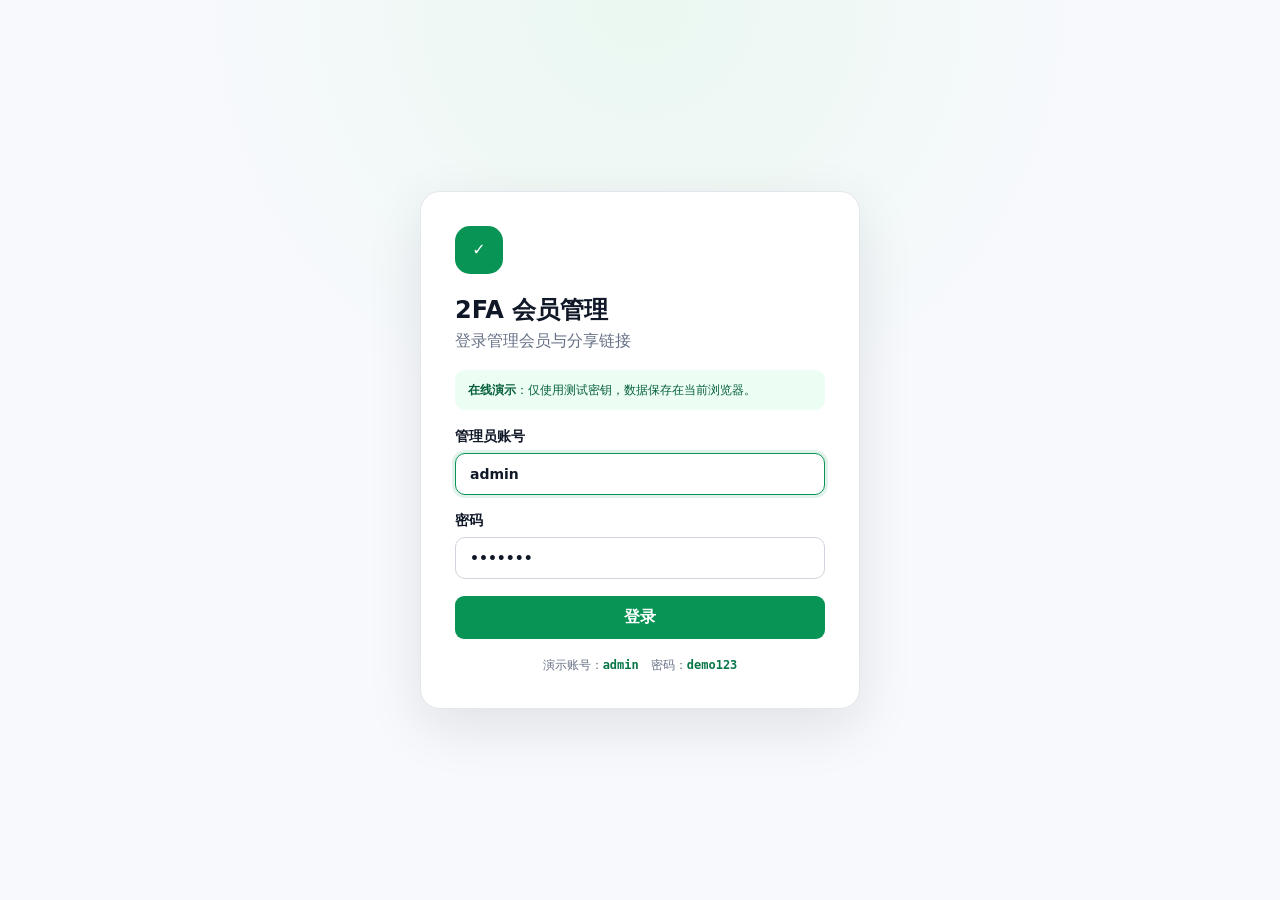
<file: docs/index.html>
<!doctype html>
<html lang="zh-CN">
<head>
  <meta charset="utf-8">
  <meta name="viewport" content="width=device-width,initial-scale=1">
  <meta name="robots" content="noindex,nofollow,noarchive">
  <title>2FA 验证码共享看板 · 在线演示</title>
  <script>try{const p=localStorage.getItem("theme")||"system";document.documentElement.dataset.theme=p==="dark"||(p==="system"&&matchMedia("(prefers-color-scheme: dark)").matches)?"dark":"light"}catch{}</script>
  <link rel="stylesheet" href="demo.css">
</head>
<body>
  <main id="login-view" class="center-page">
    <section class="login-card">
      <div class="brand-icon">✓</div>
      <h1>2FA 会员管理</h1>
      <p class="muted">登录管理会员与分享链接</p>
      <div class="demo-notice"><strong>在线演示</strong>：仅使用测试密钥，数据保存在当前浏览器。</div>
      <form id="login-form" class="stack-form">
        <label>管理员账号<input id="login-user" value="admin" autocomplete="username" required autofocus></label>
        <label>密码<input id="login-password" type="password" value="demo123" autocomplete="current-password" required></label>
        <div id="login-error" class="flash error" hidden>账号或密码不正确</div>
        <button class="btn primary wide" type="submit">登录</button>
      </form>
      <p class="demo-credentials">演示账号：<code>admin</code>　密码：<code>demo123</code></p>
    </section>
  </main>

  <div id="dashboard-view" class="app-shell" hidden>
    <aside class="sidebar">
      <div class="sidebar-mark">✓</div>
      <a class="nav-item active" href="#">会员管理</a>
      <a class="nav-item" href="#" data-demo-disabled>分类管理</a>
      <a class="nav-item" href="#" data-demo-disabled>访问记录</a>
    </aside>
    <main class="admin-main">
      <header class="topbar">
        <div><h1>2FA 会员管理</h1><p>统一管理会员、验证码与专属分享链接</p></div>
        <div class="top-actions">
          <button class="btn primary" id="open-add">＋ 添加会员</button>
          <details class="theme-switcher">
            <summary class="btn ghost theme-summary" aria-label="选择页面主题"><span data-theme-icon>◐</span><span class="theme-summary-text" data-theme-label>跟随系统</span></summary>
            <div class="theme-menu" role="menu">
              <button type="button" data-theme-value="light"><span>☀</span>浅色<i>✓</i></button>
              <button type="button" data-theme-value="dark"><span>☾</span>深色<i>✓</i></button>
              <button type="button" data-theme-value="system"><span>▣</span>跟随系统<i>✓</i></button>
            </div>
          </details>
          <button class="btn ghost" id="logout-button">退出</button>
        </div>
      </header>

      <div class="flash demo-banner"><strong>演示模式：</strong>操作均在当前浏览器内模拟，请勿添加真实账号或真实 2FA 密钥。</div>

      <section class="stats-grid four">
        <article class="stat"><span class="stat-icon"><svg viewBox="0 0 24 24"><path d="M16 21v-2a4 4 0 0 0-4-4H6a4 4 0 0 0-4 4v2"/><circle cx="9" cy="7" r="4"/><path d="M22 21v-2a4 4 0 0 0-3-3.87M16 3.13a4 4 0 0 1 0 7.75"/></svg></span><div class="stat-content"><span>会员数量</span><strong id="stat-total">0</strong></div></article>
        <article class="stat"><span class="stat-icon"><svg viewBox="0 0 24 24"><circle cx="18" cy="5" r="3"/><circle cx="6" cy="12" r="3"/><circle cx="18" cy="19" r="3"/><path d="m8.59 13.51 6.83 3.98M15.41 6.51 8.59 10.49"/></svg></span><div class="stat-content"><span>有效分享</span><strong id="stat-active">0</strong></div></article>
        <article class="stat"><span class="stat-icon"><svg viewBox="0 0 24 24"><rect x="3" y="5" width="18" height="16" rx="2"/><path d="M16 3v4M8 3v4M3 11h18"/><path d="m9 16 2 2 4-4"/></svg></span><div class="stat-content"><span>7天内到期</span><strong id="stat-expiring">1</strong></div></article>
        <article class="stat"><span class="stat-icon"><svg viewBox="0 0 24 24"><path d="M2 12s3.5-7 10-7 10 7 10 7-3.5 7-10 7S2 12 2 12Z"/><circle cx="12" cy="12" r="3"/></svg></span><div class="stat-content"><span>今日查看</span><strong>84</strong></div></article>
      </section>

      <section class="filter-bar">
        <label class="search-field"><span>⌕</span><input id="member-search" type="search" placeholder="搜索名称、编号或账号"></label>
        <select id="category-filter" aria-label="按分类筛选"><option value="">全部分类</option><option>亚马逊 TV</option><option>ChatGPT</option><option>未分类</option></select>
        <select id="status-filter" aria-label="按状态筛选"><option value="">全部状态</option><option value="on">正常</option><option value="warning">即将到期</option><option value="off">已停用</option></select>
        <span class="filter-result">显示 <strong id="visible-count">0</strong> 条</span>
      </section>

      <section class="panel">
        <div class="panel-head"><h2>会员列表</h2><span class="muted">验证码每30秒自动更新</span></div>
        <div id="member-grid" class="member-grid"></div>
        <div id="empty-state" class="empty" hidden><strong>没有符合条件的会员</strong><p>可以调整筛选条件或添加测试会员。</p></div>
      </section>
    </main>
  </div>

  <main id="share-view" class="share-page" hidden>
    <section id="share-card" class="share-card">
      <div class="share-badge">✓ 链接有效</div>
      <h1 id="shared-name">—</h1>
      <p id="shared-number" class="share-number">编号 —</p>
      <div id="shared-otp" class="share-code">—— ——</div>
      <div id="share-countdown" class="share-countdown"><div><strong id="shared-remaining">--</strong><span>秒</span></div></div>
      <p class="muted">验证码每30秒自动更新</p>
      <button id="copy-shared-code" class="btn primary copy-code">复制验证码</button>
      <p class="security-note">请勿将此链接转发给无关人员</p>
      <p class="demo-share-warning">静态演示链接不可撤销，仅限测试数据</p>
    </section>
  </main>

  <dialog id="add-dialog" class="modal">
    <form id="add-form" class="stack-form">
      <div class="modal-head"><div><h2>添加会员</h2><p>保存后自动生成专属分享链接</p></div><button type="button" class="icon-btn" data-close-dialog>×</button></div>
      <div class="form-grid">
        <label>会员名称<input id="field-name" placeholder="例如：亚马逊 TV 会员" maxlength="80" required></label>
        <label>编号<input id="field-code" placeholder="例如：001" maxlength="20" required></label>
      </div>
      <label>分类<select id="field-category"><option>未分类</option><option>亚马逊 TV</option><option>ChatGPT</option></select></label>
      <label>登录账号（可选）<input id="field-account" placeholder="邮箱、用户名或会员账号" maxlength="160" autocomplete="off"></label>
      <div class="form-grid">
        <label>到期时间（可选）<input id="field-expiry" type="date"></label>
        <label>2FA密钥<input id="field-secret" placeholder="Base32 测试密钥" autocomplete="off" required></label>
      </div>
      <label>备注（可选）<textarea id="field-notes" rows="3" maxlength="1000" placeholder="仅管理员可见"></textarea></label>
      <p class="hint">演示版分享页面只显示名称、编号和验证码。请勿录入真实密钥。</p>
      <div id="add-error" class="flash error" hidden></div>
      <div class="modal-actions"><button class="btn ghost" type="button" data-close-dialog>取消</button><button class="btn primary" type="submit">保存并生成链接</button></div>
    </form>
  </dialog>

  <div id="toast" class="toast" role="status"></div>
  <script src="demo.js"></script>
</body>
</html>
</file>
<file: docs/demo.css>
:root{--green:#079455;--green-dark:#067647;--green-soft:#ecfdf3;--navy:#101828;--muted:#667085;--border:#e4e7ec;--bg:#f7f9fc;--surface:#fff;--surface-soft:#fcfcfd;--hover:#fbfdfc;--input-border:#d0d5dd;--danger:#d92d20;--shadow:rgba(16,24,40,.10);color-scheme:light}
[data-theme="dark"]{--green:#23c875;--green-dark:#5ee49c;--green-soft:#102f28;--navy:#f2f4f7;--muted:#98a2b3;--border:#2b4052;--bg:#071625;--surface:#0d2030;--surface-soft:#102536;--hover:#122b3d;--input-border:#3a4f61;--danger:#ff6258;--shadow:rgba(0,0,0,.35);color-scheme:dark}
*{box-sizing:border-box}body{margin:0;font-family:Inter,"PingFang SC","Microsoft YaHei",system-ui,sans-serif;color:var(--navy);background:var(--bg)}button,input,select,textarea{font:inherit}h1,h2,p{margin-top:0}a{color:inherit;text-decoration:none}.muted{color:var(--muted)}[hidden]{display:none!important}
.center-page{min-height:100vh;display:grid;place-items:center;padding:24px;background:radial-gradient(circle at top,#eaf8f1,transparent 40%),var(--bg)}.login-card{width:min(440px,100%);background:var(--surface);border:1px solid var(--border);border-radius:20px;padding:34px;box-shadow:0 18px 55px var(--shadow)}.brand-icon,.sidebar-mark{display:grid;place-items:center;background:var(--green);color:#fff;font-weight:900}.brand-icon{width:48px;height:48px;border-radius:15px;margin-bottom:20px}.login-card h1{margin-bottom:5px}.stack-form{display:grid;gap:17px}label{display:grid;gap:7px;font-size:14px;font-weight:650}input,select,textarea{width:100%;padding:12px 14px;border:1px solid var(--input-border);border-radius:10px;outline:none;background:var(--surface);color:var(--navy)}input:focus,select:focus,textarea:focus{border-color:var(--green);box-shadow:0 0 0 3px rgba(7,148,85,.12)}textarea{resize:vertical}.btn{border:1px solid transparent;border-radius:9px;padding:10px 15px;cursor:pointer;display:inline-flex;align-items:center;justify-content:center;font-weight:700;white-space:nowrap}.btn.primary{background:var(--green);color:#fff}.btn.primary:hover{background:var(--green-dark)}.btn.ghost{background:var(--surface);color:var(--navy);border-color:var(--input-border)}.btn.danger{background:var(--surface);border-color:#f97066;color:var(--danger)}.btn.small{padding:7px 10px;font-size:12px}.btn.wide{width:100%}.btn.copy{color:var(--green-dark);border-color:#32d583;background:transparent}.flash{margin:14px 0;padding:12px 14px;border-radius:10px;font-size:13px}.flash.error{color:#912018;background:#fef3f2}.demo-notice,.demo-banner{color:#05603a;background:#ecfdf3}.demo-notice{margin:18px 0;padding:11px 13px;border-radius:10px;font-size:12px;line-height:1.55}.demo-credentials{margin:18px 0 0;text-align:center;color:var(--muted);font-size:12px}.demo-credentials code{color:var(--green-dark);font-weight:700}
.app-shell{min-height:100vh;width:100%;display:grid;grid-template-columns:190px minmax(0,1fr);overflow-x:hidden}.sidebar{background:var(--surface);border-right:1px solid var(--border);padding:24px 14px;display:flex;flex-direction:column;gap:8px}.sidebar-mark{width:54px;height:54px;border-radius:16px;margin:0 auto 30px;font-size:24px}.nav-item{padding:12px 14px;color:var(--muted);border-radius:9px;font-weight:650}.nav-item.active{background:color-mix(in srgb,var(--green) 14%,transparent);color:var(--green-dark)}.admin-main{width:100%;min-width:0;max-width:1500px;margin:auto;padding:32px}.topbar{display:flex;align-items:center;justify-content:space-between;gap:20px;margin-bottom:25px}.topbar h1{margin-bottom:5px}.topbar p{color:var(--muted);margin-bottom:0}.top-actions,.row-actions{display:flex;align-items:center;gap:8px}.row-actions{flex-wrap:wrap;min-width:190px}
.stats-grid{display:grid;grid-template-columns:repeat(4,1fr);gap:16px;margin-bottom:18px}.stat{display:flex;align-items:center;gap:16px;min-width:0;background:var(--surface);border:1px solid var(--border);border-radius:14px;padding:18px}.stat-icon{display:grid;place-items:center;width:52px;height:52px;flex:0 0 52px;color:var(--green-dark);background:var(--green-soft);border:1px solid color-mix(in srgb,var(--green) 18%,transparent);border-radius:50%}.stat-icon svg{width:27px;height:27px;fill:none;stroke:currentColor;stroke-width:2;stroke-linecap:round;stroke-linejoin:round}.stat-content{min-width:0}.stat-content span{display:block;color:var(--muted);font-size:14px}.stat-content strong{display:block;font-size:30px;margin-top:4px}.filter-bar{display:grid;grid-template-columns:minmax(280px,1fr) 210px 180px auto;gap:12px;align-items:center;background:var(--surface);border:1px solid var(--border);border-radius:14px;padding:14px;margin-bottom:18px}.search-field{position:relative;display:block}.search-field span{position:absolute;left:13px;top:50%;transform:translateY(-50%);color:var(--muted);font-size:21px}.search-field input{padding-left:40px}.filter-result{color:var(--muted);font-size:13px;white-space:nowrap}.panel{background:var(--surface);border:1px solid var(--border);border-radius:15px;overflow:hidden}.panel-head{padding:18px 20px;display:flex;justify-content:space-between;align-items:center;border-bottom:1px solid var(--border)}.panel-head h2{margin:0;font-size:18px}
.tag{display:inline-block;background:#f2f4f7;padding:4px 9px;border-radius:7px;font-variant-numeric:tabular-nums}.otp-cell{font-size:20px;font-weight:800;letter-spacing:1px;font-variant-numeric:tabular-nums}.category-badge,.member-status{display:inline-flex;align-items:center;border-radius:99px;padding:4px 9px;font-size:11px;font-weight:750;white-space:nowrap}.category-badge.green{color:#067647;background:#ecfdf3;border:1px solid #abefc6}.category-badge.blue{color:#175cd3;background:#eff8ff;border:1px solid #b2ddff}.category-badge.gray{color:#475467;background:#f2f4f7;border:1px solid #e4e7ec}.member-status.on{color:#067647;background:#ecfdf3}.member-status.warning{color:#b54708;background:#fffaeb}.member-status.off{color:#b42318;background:#fef3f2}.expiry-date{display:block;color:#98a2b3;margin-top:4px;white-space:nowrap}.countdown{width:50px;height:50px;border:5px solid #d1fadf;border-top-color:var(--green);border-right-color:var(--green);border-radius:50%;display:grid;place-items:center;font-size:10px;font-weight:800}.status{font-size:11px;margin-left:7px}.status.on{color:var(--green-dark)}.status.off{color:var(--danger)}.empty{text-align:center;color:var(--muted);padding:55px 20px}.empty strong{color:var(--navy)}.empty p{margin:8px 0 0}
.member-grid{display:grid;grid-template-columns:repeat(2,minmax(0,1fr));gap:12px;padding:12px}.member-card{min-width:0;border:1px solid var(--border);border-radius:13px;padding:15px;background:var(--surface);transition:border-color .15s,background .15s}.member-card:hover{border-color:color-mix(in srgb,var(--green) 40%,var(--border));background:var(--hover)}.member-card-head{display:flex;align-items:center;gap:9px;min-width:0;margin-bottom:15px}.member-card-head strong{overflow:hidden;text-overflow:ellipsis;white-space:nowrap;font-size:16px}.member-card-details{display:grid;grid-template-columns:62px minmax(105px,1.25fr) 76px 92px minmax(115px,1fr);gap:12px;align-items:center}.member-field{min-width:0;display:flex;flex-direction:column;align-items:flex-start;gap:6px}.member-field small{color:var(--muted);font-size:10px;white-space:nowrap}.member-field .expiry-date{margin:0;font-size:10px}.otp-field .otp-cell{font-size:21px;white-space:nowrap}.share-field>div{white-space:nowrap}.member-account{margin-top:13px;padding-top:11px;border-top:1px solid var(--border);color:var(--muted);overflow:hidden;text-overflow:ellipsis;white-space:nowrap;font-size:12px}.member-account span{margin-right:9px;color:var(--navy);font-weight:700}.member-card-actions{min-width:0;margin-top:13px;padding-top:12px;border-top:1px solid var(--border)}
.theme-switcher{position:relative}.theme-switcher summary{list-style:none}.theme-switcher summary::-webkit-details-marker{display:none}.theme-summary{gap:7px;min-width:110px}.theme-menu{position:absolute;z-index:20;top:calc(100% + 9px);right:0;width:170px;padding:7px;border:1px solid var(--border);border-radius:12px;background:var(--surface);box-shadow:0 16px 40px var(--shadow)}.theme-menu button{width:100%;display:grid;grid-template-columns:22px 1fr 18px;align-items:center;gap:6px;border:0;border-radius:8px;padding:10px;color:var(--navy);background:transparent;text-align:left;cursor:pointer}.theme-menu button:hover{background:var(--hover)}.theme-menu button i{visibility:hidden;color:var(--green);font-style:normal;font-weight:900}.theme-menu button.selected{color:var(--green-dark);background:color-mix(in srgb,var(--green) 12%,transparent)}.theme-menu button.selected i{visibility:visible}
.modal{width:min(620px,calc(100% - 32px));border:0;border-radius:17px;padding:0;box-shadow:0 25px 80px rgba(16,24,40,.25);color:var(--navy);background:var(--surface)}.modal::backdrop{background:rgba(16,24,40,.45);backdrop-filter:blur(3px)}.modal form{padding:24px}.modal-head,.modal-actions{display:flex;align-items:center;justify-content:space-between;gap:12px}.modal-head p{color:var(--muted);font-size:13px}.modal-actions{justify-content:flex-end}.icon-btn{border:0;background:transparent;color:var(--navy);font-size:24px;cursor:pointer}.hint{color:var(--muted);font-size:12px;margin:-6px 0 0}.form-grid{display:grid;grid-template-columns:1fr 1fr;gap:14px}
.share-page{min-height:100vh;display:grid;place-items:center;padding:20px;background:radial-gradient(circle at top,#eaf8f1 0,transparent 43%),#f8fafc}.share-card{width:min(430px,100%);text-align:center;background:#fff;border:1px solid var(--border);border-radius:25px;padding:35px 28px 28px;box-shadow:0 20px 65px rgba(16,24,40,.11)}.share-badge{display:inline-flex;color:var(--green-dark);background:#ecfdf3;border-radius:99px;padding:7px 11px;font-size:12px;font-weight:700;margin-bottom:22px}.share-card h1{font-size:34px;margin-bottom:4px}.share-number{color:var(--muted);margin-bottom:26px}.share-code{background:#f8fafc;border:1px solid var(--border);border-radius:16px;padding:24px 12px;font-size:48px;font-weight:850;letter-spacing:4px;font-variant-numeric:tabular-nums}.share-countdown{--progress:216deg;width:135px;height:135px;margin:26px auto 16px;border-radius:50%;background:conic-gradient(var(--green) var(--progress),#e4e7ec 0);display:grid;place-items:center}.share-countdown::before{content:"";width:110px;height:110px;border-radius:50%;background:#fff;grid-area:1/1}.share-countdown div{grid-area:1/1;z-index:1}.share-countdown strong{font-size:35px}.share-countdown span{font-size:14px;margin-left:3px}.copy-code{width:100%;padding:14px;margin-top:12px;font-size:17px}.security-note{color:#98a2b3;font-size:12px;margin:20px 0 0}.demo-share-warning{color:#b54708;background:#fffaeb;border-radius:8px;padding:8px;font-size:11px;margin:12px 0 0}.toast{position:fixed;z-index:99;left:50%;bottom:28px;transform:translate(-50%,18px);opacity:0;background:var(--navy);color:var(--surface);border-radius:9px;padding:10px 15px;font-size:12px;transition:.2s;pointer-events:none}.toast.show{opacity:1;transform:translate(-50%,0)}
[data-theme="dark"] .center-page{background:radial-gradient(circle at top,#12382d,transparent 40%),var(--bg)}[data-theme="dark"] .demo-notice,[data-theme="dark"] .demo-banner{color:#6ce9a6;background:#073b2a}[data-theme="dark"] .tag{background:#263a4b;color:#d0d5dd}[data-theme="dark"] .category-badge.green{color:#6ce9a6;background:#073b2a;border-color:#087443}[data-theme="dark"] .category-badge.blue{color:#84caff;background:#102a56;border-color:#175cd3}[data-theme="dark"] .category-badge.gray{color:#d0d5dd;background:#263a4b;border-color:#475467}[data-theme="dark"] .member-status.on{color:#6ce9a6;background:#073b2a}[data-theme="dark"] .member-status.warning{color:#fec84b;background:#4e2c0c}[data-theme="dark"] .member-status.off{color:#fda29b;background:#55160c}[data-theme="dark"] .countdown{border-color:#174d37;border-top-color:var(--green);border-right-color:var(--green)}[data-theme="dark"] .share-page{background:radial-gradient(circle at top,#12382d 0,transparent 43%),var(--bg)}[data-theme="dark"] .share-card{background:var(--surface);box-shadow:0 20px 65px var(--shadow)}[data-theme="dark"] .share-code{background:var(--surface-soft)}[data-theme="dark"] .share-countdown{background:conic-gradient(var(--green) var(--progress),#314457 0)}[data-theme="dark"] .share-countdown::before{background:var(--surface)}
@media(max-width:1300px){.member-card-details{grid-template-columns:55px minmax(105px,1fr) 65px 85px}.share-field{grid-column:1/-1;flex-direction:row;align-items:center}}@media(max-width:1200px){.stats-grid{grid-template-columns:repeat(2,1fr)}.filter-bar{grid-template-columns:1fr 1fr}.admin-main{padding:24px}.member-grid{grid-template-columns:1fr}.member-card-details{grid-template-columns:70px minmax(130px,1fr) 90px 100px minmax(125px,1fr)}.share-field{grid-column:auto;flex-direction:column;align-items:flex-start}}@media(max-width:900px){.app-shell{grid-template-columns:1fr}.sidebar{display:none}.admin-main{padding:18px}.topbar{align-items:flex-start;flex-direction:column}.top-actions{width:100%;flex-wrap:wrap}.top-actions .btn{flex:1}}@media(max-width:700px){.member-card-details{grid-template-columns:60px minmax(105px,1fr) 70px}.share-field{grid-column:1/-1;flex-direction:row;align-items:center}.member-card-actions .btn{flex:1}}@media(max-width:600px){.stats-grid,.filter-bar,.form-grid{grid-template-columns:1fr}.stat{padding:16px}.filter-result{text-align:right}.theme-summary-text{display:none}.theme-summary{min-width:0}.panel-head{align-items:flex-start;gap:8px}.panel-head .muted{font-size:11px}}@media(max-width:480px){.share-card{border-radius:20px;padding:28px 20px 22px}.share-code{font-size:42px}.login-card{padding:26px 20px}}
</file>
